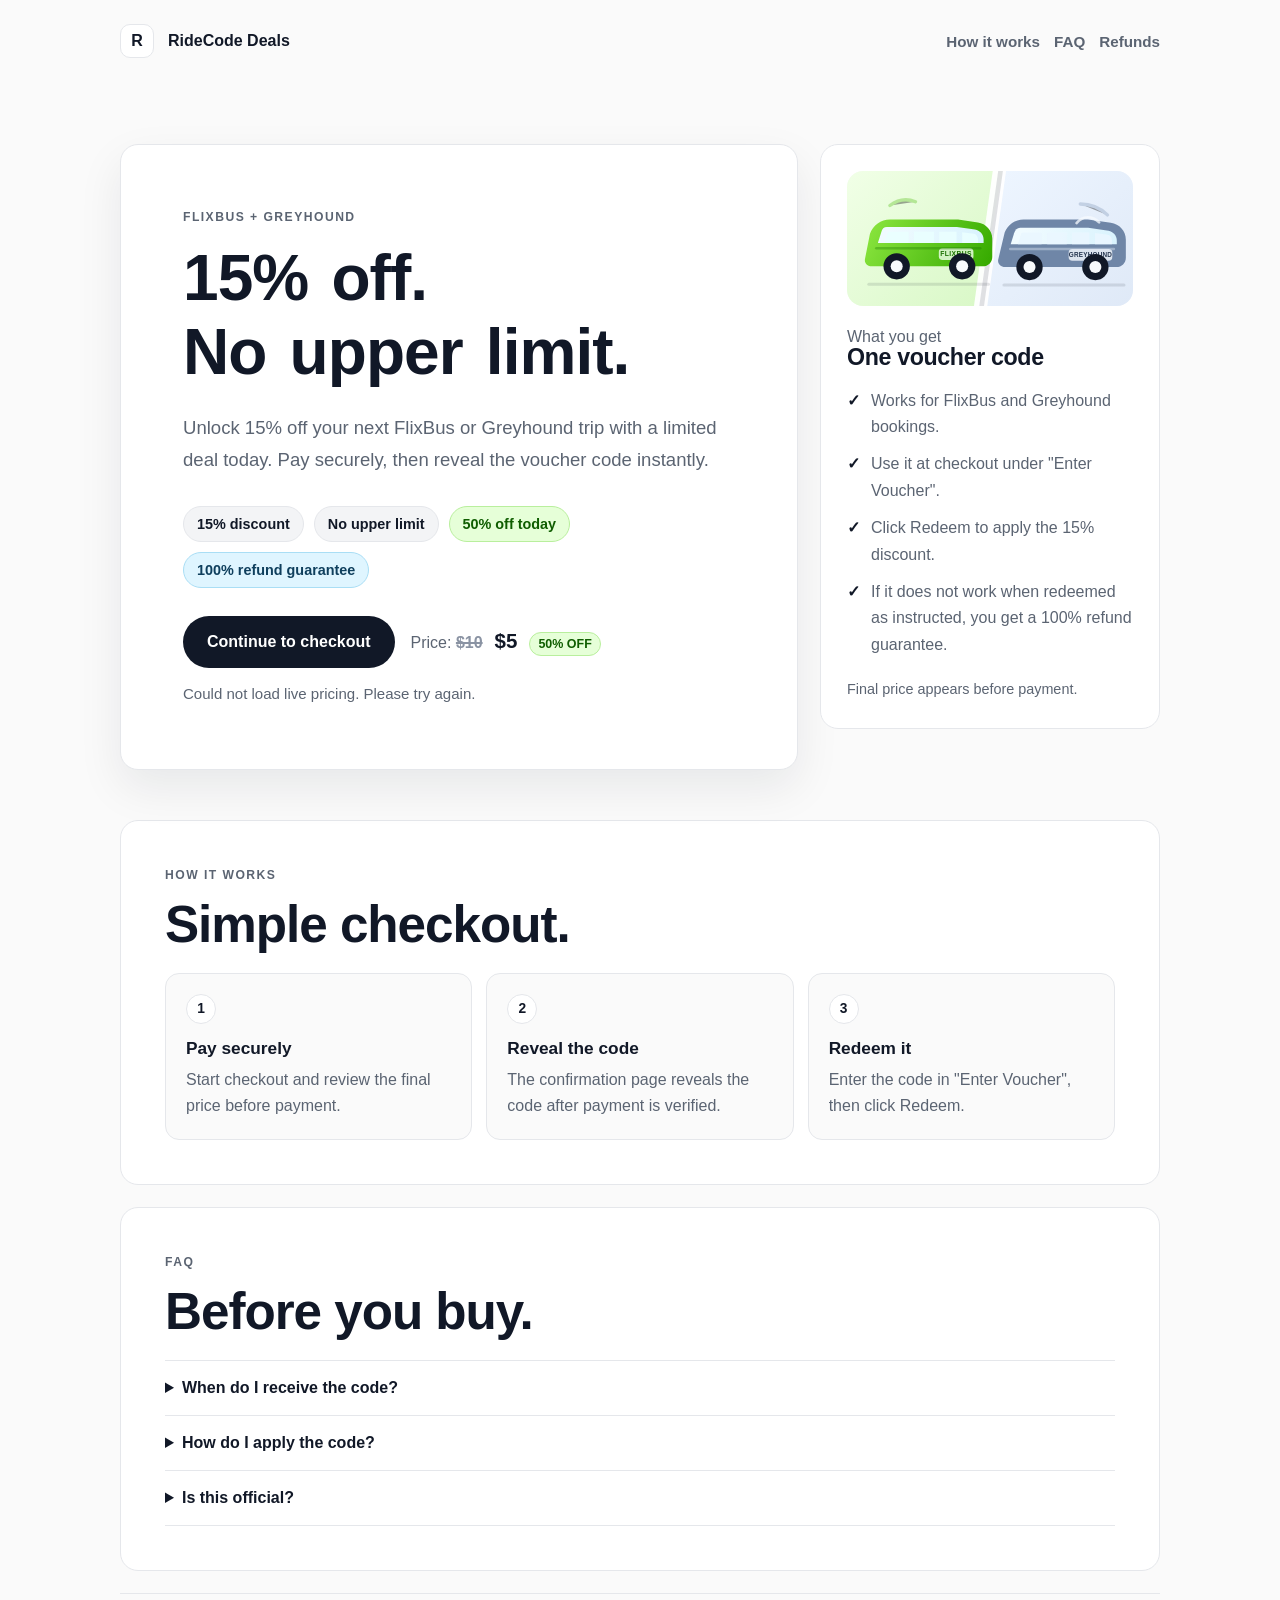
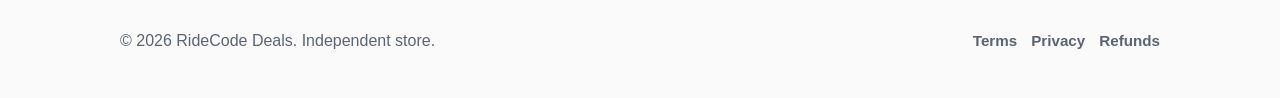
<file: index.html>
<!doctype html>
<html lang="en">
  <head>
    <meta charset="utf-8" />
    <meta name="viewport" content="width=device-width, initial-scale=1" />
    <meta
      name="description"
      content="Order an independent 15% FlixBus and Greyhound voucher code through secure checkout. Special discount today."
    />
    <link rel="canonical" href="https://flixbusdiscount.github.io/" />
    <meta property="og:type" content="website" />
    <meta property="og:site_name" content="RideCode Deals" />
    <meta property="og:title" content="15% Off FlixBus & Greyhound | RideCode Deals" />
    <meta
      property="og:description"
      content="Order an independent 15% FlixBus and Greyhound voucher code through secure checkout. Special discount today."
    />
    <meta property="og:url" content="https://flixbusdiscount.github.io/" />
    <meta name="twitter:card" content="summary" />
    <meta name="twitter:title" content="15% Off FlixBus & Greyhound | RideCode Deals" />
    <meta
      name="twitter:description"
      content="Order an independent 15% FlixBus and Greyhound voucher code through secure checkout. Special discount today."
    />
    <title>RideCode Deals | 15% Off FlixBus & Greyhound</title>
    <link rel="stylesheet" href="styles.css" />
    <script type="application/ld+json">
      {
        "@context": "https://schema.org",
        "@type": "WebSite",
        "name": "RideCode Deals",
        "url": "https://flixbusdiscount.github.io/",
        "description": "Independent checkout for a 15% FlixBus and Greyhound voucher code. Special discount today."
      }
    </script>
  </head>
  <body>
    <header class="site-header">
      <a class="brand" href="index.html" aria-label="RideCode Deals home">
        <span class="brand-mark">R</span>
        <span>RideCode Deals</span>
      </a>
      <nav aria-label="Primary navigation">
        <a href="#how-it-works">How it works</a>
        <a href="#faq">FAQ</a>
        <a href="refunds.html">Refunds</a>
      </nav>
    </header>

    <main>
      <section class="hero-section">
        <div class="hero-copy-block">
          <p class="eyebrow">FlixBus + Greyhound</p>
          <h1>
            <span>15% off.</span>
            <span>No upper limit.</span>
          </h1>
          <p class="hero-copy">
            Unlock 15% off your next FlixBus or Greyhound trip with a limited
            deal today. Pay securely, then reveal the voucher code instantly.
          </p>

          <div class="offer-summary" aria-label="Offer details">
            <span>15% discount</span>
            <span>No upper limit</span>
            <span class="sale-chip">50% off today</span>
            <span class="guarantee-chip">100% refund guarantee</span>
          </div>

          <div class="cta-row">
            <button class="primary-button checkout-button" type="button">
              Continue to checkout
            </button>
            <span class="price-inline">Price: <strong id="price">Loading...</strong></span>
          </div>
          <p class="status-message" role="status"></p>
        </div>

        <aside class="checkout-card" aria-live="polite">
          <img
            class="bus-visual"
            src="bus-illustration.svg"
            alt="Cartoon FlixBus and Greyhound buses separated by a tilted divider"
          />
          <span class="price-label">What you get</span>
          <h2>One voucher code</h2>
          <ul class="check-list">
            <li>Works for FlixBus and Greyhound bookings.</li>
            <li>Use it at checkout under "Enter Voucher".</li>
            <li>Click Redeem to apply the 15% discount.</li>
            <li>If it does not work when redeemed as instructed, you get a 100% refund guarantee.</li>
          </ul>
          <p id="currency-note" class="quiet-note">Final price appears before payment.</p>
        </aside>
      </section>

      <section id="how-it-works" class="section-block">
        <div class="section-heading compact">
          <p class="eyebrow">How it works</p>
          <h2>Simple checkout.</h2>
        </div>
        <div class="details-grid">
          <article>
            <span class="step-number">1</span>
            <h3>Pay securely</h3>
            <p>Start checkout and review the final price before payment.</p>
          </article>
          <article>
            <span class="step-number">2</span>
            <h3>Reveal the code</h3>
            <p>The confirmation page reveals the code after payment is verified.</p>
          </article>
          <article>
            <span class="step-number">3</span>
            <h3>Redeem it</h3>
            <p>Enter the code in "Enter Voucher", then click Redeem.</p>
          </article>
        </div>
      </section>

      <section id="faq" class="section-block faq-block">
        <div class="section-heading compact">
          <p class="eyebrow">FAQ</p>
          <h2>Before you buy.</h2>
        </div>
        <details>
          <summary>When do I receive the code?</summary>
          <p>The code is shown after payment is confirmed.</p>
        </details>
        <details>
          <summary>How do I apply the code?</summary>
          <p>During checkout, open "Enter Voucher", paste the code, and click Redeem.</p>
        </details>
        <details>
          <summary>Is this official?</summary>
          <p>
            No. This is an independent store and is not affiliated with,
            endorsed by, or sponsored by FlixBus or Greyhound.
          </p>
        </details>
      </section>
    </main>

    <footer class="site-footer">
      <p>© <span id="year"></span> RideCode Deals. Independent store.</p>
      <div>
        <a href="terms.html">Terms</a>
        <a href="privacy.html">Privacy</a>
        <a href="refunds.html">Refunds</a>
      </div>
    </footer>

    <script src="config.js"></script>
    <script src="app.js"></script>
  </body>
</html>
</file>
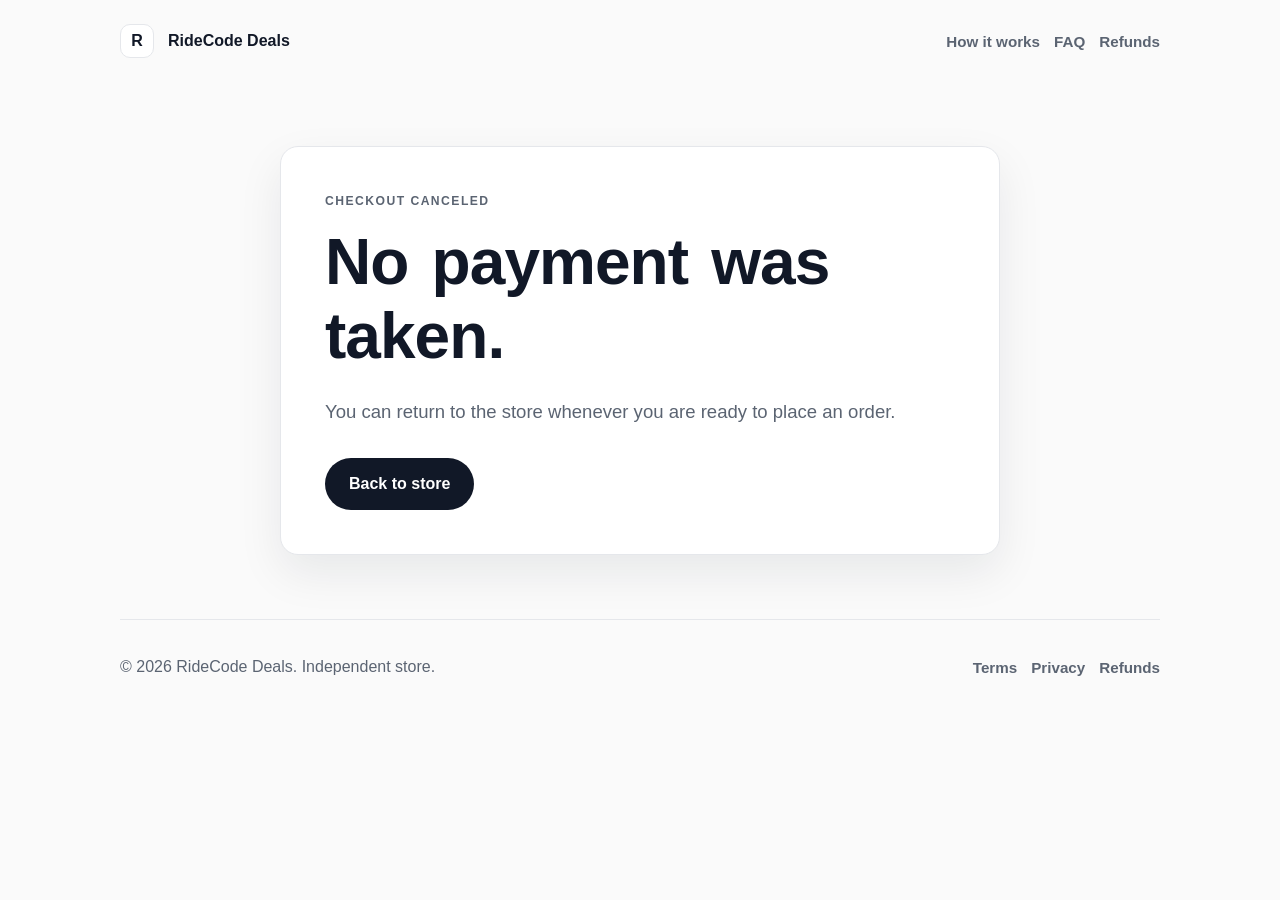
<file: cancel.html>
<!doctype html>
<html lang="en">
  <head>
    <meta charset="utf-8" />
    <meta name="viewport" content="width=device-width, initial-scale=1" />
    <meta name="robots" content="noindex" />
    <title>Checkout Canceled | RideCode Deals</title>
    <link rel="stylesheet" href="styles.css" />
  </head>
  <body>
    <header class="site-header">
      <a class="brand" href="index.html" aria-label="RideCode Deals home">
        <span class="brand-mark">R</span>
        <span>RideCode Deals</span>
      </a>
      <nav aria-label="Primary navigation">
        <a href="index.html#how-it-works">How it works</a>
        <a href="index.html#faq">FAQ</a>
        <a href="refunds.html">Refunds</a>
      </nav>
    </header>

    <main class="page-shell narrow">
      <section class="hero-card">
        <p class="eyebrow">Checkout canceled</p>
        <h1>No payment was taken.</h1>
        <p class="hero-copy">
          You can return to the store whenever you are ready to place an order.
        </p>
        <a class="primary-button link-button" href="index.html">Back to store</a>
      </section>
    </main>

    <footer class="site-footer">
      <p>© <span id="year"></span> RideCode Deals. Independent store.</p>
      <div>
        <a href="terms.html">Terms</a>
        <a href="privacy.html">Privacy</a>
        <a href="refunds.html">Refunds</a>
      </div>
    </footer>
    <script src="app.js"></script>
  </body>
</html>
</file>
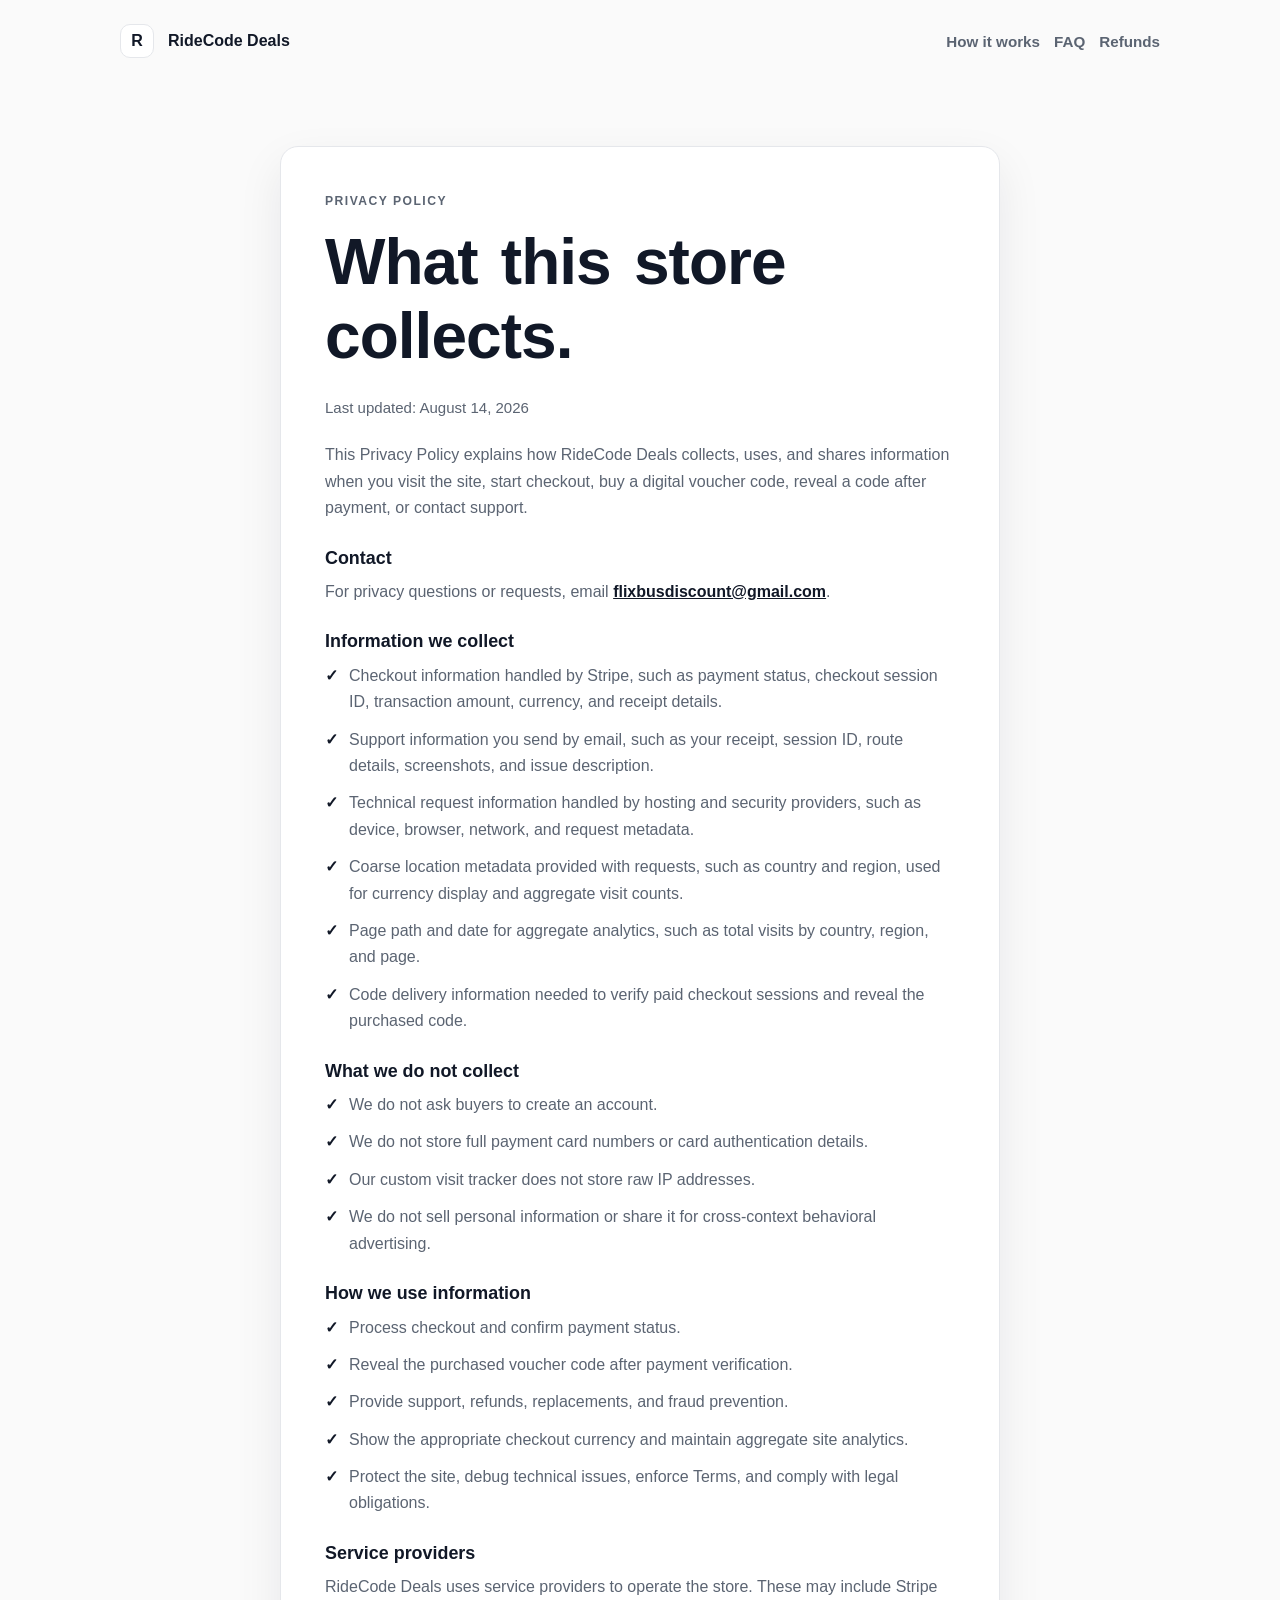
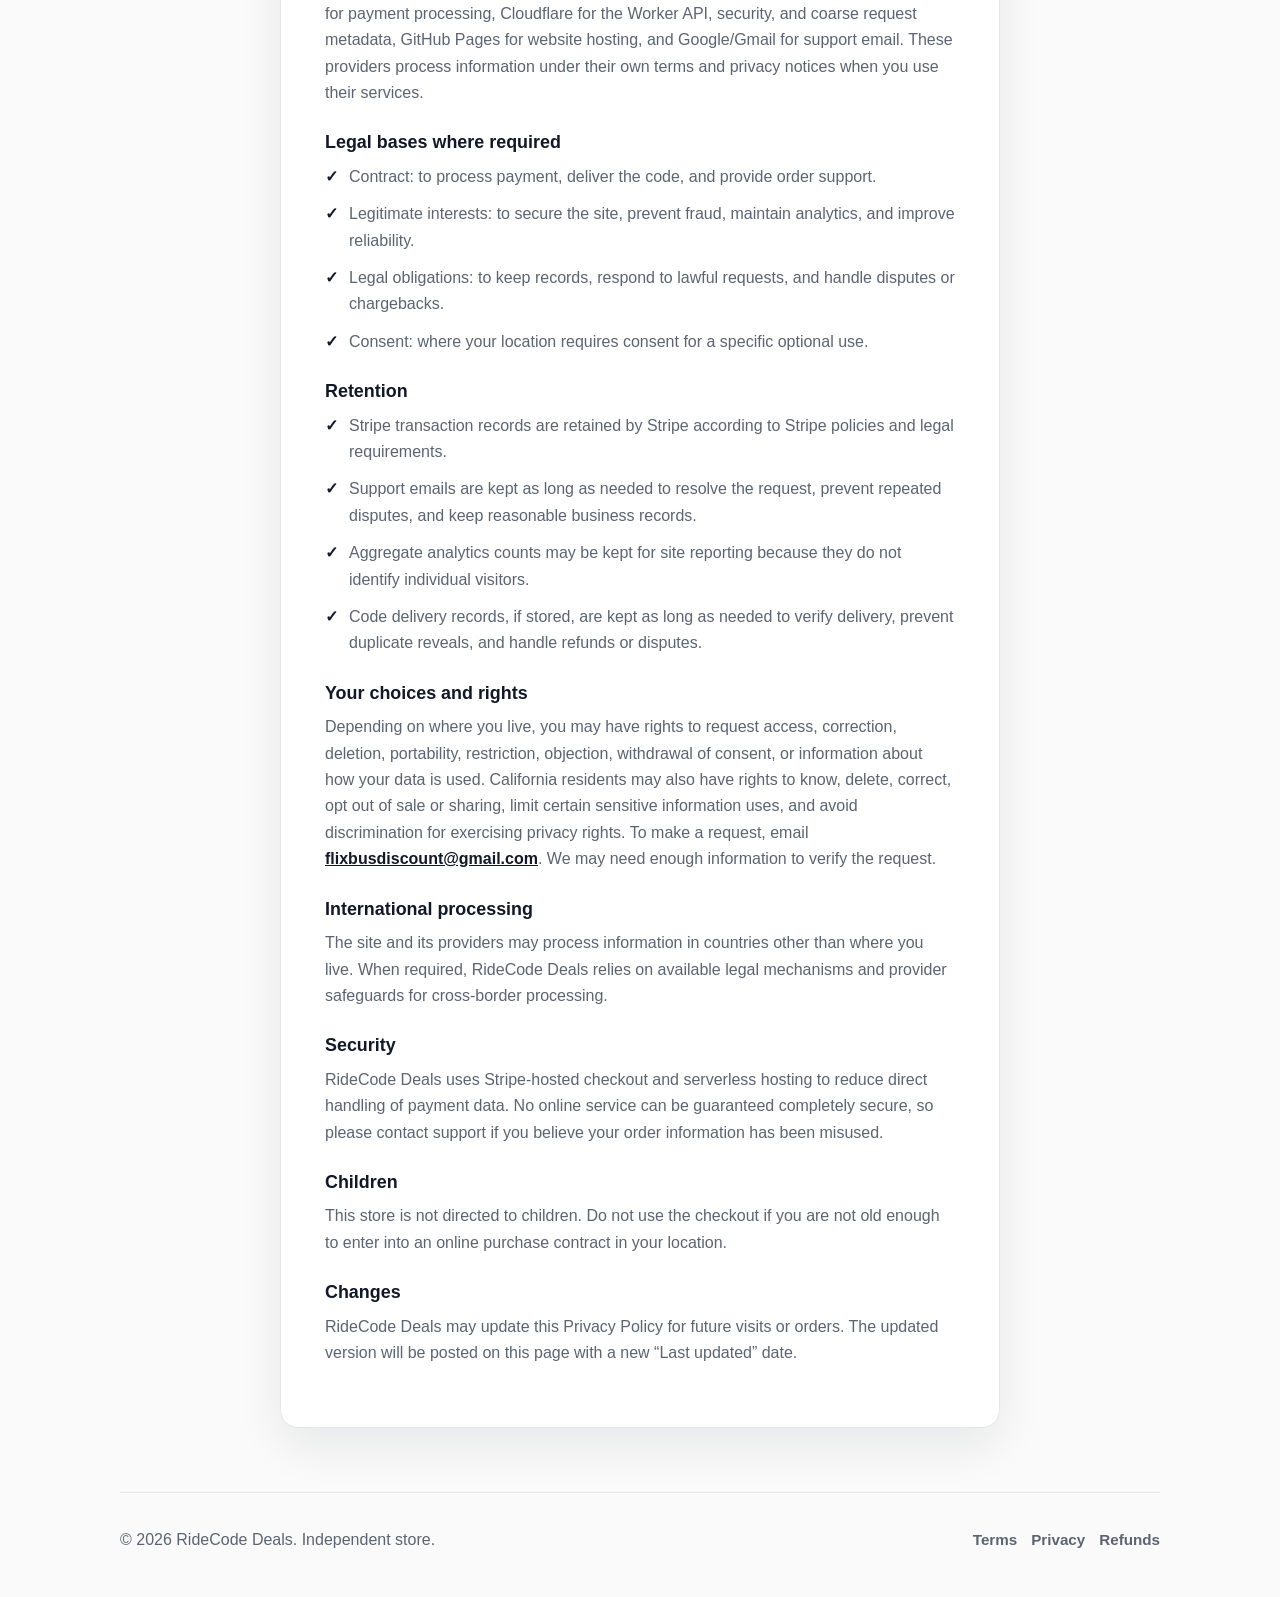
<file: privacy.html>
<!doctype html>
<html lang="en">
  <head>
    <meta charset="utf-8" />
    <meta name="viewport" content="width=device-width, initial-scale=1" />
    <meta
      name="description"
      content="Privacy policy for RideCode Deals digital voucher code checkout and aggregate site analytics."
    />
    <link rel="canonical" href="https://flixbusdiscount.github.io/privacy.html" />
    <title>Privacy Policy | RideCode Deals</title>
    <link rel="stylesheet" href="styles.css" />
  </head>
  <body>
    <header class="site-header">
      <a class="brand" href="index.html" aria-label="RideCode Deals home">
        <span class="brand-mark">R</span>
        <span>RideCode Deals</span>
      </a>
      <nav aria-label="Primary navigation">
        <a href="index.html#how-it-works">How it works</a>
        <a href="index.html#faq">FAQ</a>
        <a href="refunds.html">Refunds</a>
      </nav>
    </header>

    <main class="page-shell narrow">
      <section class="policy-card">
        <p class="eyebrow">Privacy policy</p>
        <h1>What this store collects.</h1>
        <p class="policy-date">Last updated: August 14, 2026</p>
        <p>
          This Privacy Policy explains how RideCode Deals collects, uses, and
          shares information when you visit the site, start checkout, buy a
          digital voucher code, reveal a code after payment, or contact support.
        </p>

        <h2>Contact</h2>
        <p>
          For privacy questions or requests, email
          <a href="mailto:flixbusdiscount@gmail.com">flixbusdiscount@gmail.com</a>.
        </p>

        <h2>Information we collect</h2>
        <ul class="policy-list">
          <li>Checkout information handled by Stripe, such as payment status, checkout session ID, transaction amount, currency, and receipt details.</li>
          <li>Support information you send by email, such as your receipt, session ID, route details, screenshots, and issue description.</li>
          <li>Technical request information handled by hosting and security providers, such as device, browser, network, and request metadata.</li>
          <li>Coarse location metadata provided with requests, such as country and region, used for currency display and aggregate visit counts.</li>
          <li>Page path and date for aggregate analytics, such as total visits by country, region, and page.</li>
          <li>Code delivery information needed to verify paid checkout sessions and reveal the purchased code.</li>
        </ul>

        <h2>What we do not collect</h2>
        <ul class="policy-list">
          <li>We do not ask buyers to create an account.</li>
          <li>We do not store full payment card numbers or card authentication details.</li>
          <li>Our custom visit tracker does not store raw IP addresses.</li>
          <li>We do not sell personal information or share it for cross-context behavioral advertising.</li>
        </ul>

        <h2>How we use information</h2>
        <ul class="policy-list">
          <li>Process checkout and confirm payment status.</li>
          <li>Reveal the purchased voucher code after payment verification.</li>
          <li>Provide support, refunds, replacements, and fraud prevention.</li>
          <li>Show the appropriate checkout currency and maintain aggregate site analytics.</li>
          <li>Protect the site, debug technical issues, enforce Terms, and comply with legal obligations.</li>
        </ul>

        <h2>Service providers</h2>
        <p>
          RideCode Deals uses service providers to operate the store. These may
          include Stripe for payment processing, Cloudflare for the Worker API,
          security, and coarse request metadata, GitHub Pages for website
          hosting, and Google/Gmail for support email. These providers process
          information under their own terms and privacy notices when you use
          their services.
        </p>

        <h2>Legal bases where required</h2>
        <ul class="policy-list">
          <li>Contract: to process payment, deliver the code, and provide order support.</li>
          <li>Legitimate interests: to secure the site, prevent fraud, maintain analytics, and improve reliability.</li>
          <li>Legal obligations: to keep records, respond to lawful requests, and handle disputes or chargebacks.</li>
          <li>Consent: where your location requires consent for a specific optional use.</li>
        </ul>

        <h2>Retention</h2>
        <ul class="policy-list">
          <li>Stripe transaction records are retained by Stripe according to Stripe policies and legal requirements.</li>
          <li>Support emails are kept as long as needed to resolve the request, prevent repeated disputes, and keep reasonable business records.</li>
          <li>Aggregate analytics counts may be kept for site reporting because they do not identify individual visitors.</li>
          <li>Code delivery records, if stored, are kept as long as needed to verify delivery, prevent duplicate reveals, and handle refunds or disputes.</li>
        </ul>

        <h2>Your choices and rights</h2>
        <p>
          Depending on where you live, you may have rights to request access,
          correction, deletion, portability, restriction, objection, withdrawal
          of consent, or information about how your data is used. California
          residents may also have rights to know, delete, correct, opt out of
          sale or sharing, limit certain sensitive information uses, and avoid
          discrimination for exercising privacy rights. To make a request, email
          <a href="mailto:flixbusdiscount@gmail.com">flixbusdiscount@gmail.com</a>.
          We may need enough information to verify the request.
        </p>

        <h2>International processing</h2>
        <p>
          The site and its providers may process information in countries other
          than where you live. When required, RideCode Deals relies on available
          legal mechanisms and provider safeguards for cross-border processing.
        </p>

        <h2>Security</h2>
        <p>
          RideCode Deals uses Stripe-hosted checkout and serverless hosting to
          reduce direct handling of payment data. No online service can be
          guaranteed completely secure, so please contact support if you believe
          your order information has been misused.
        </p>

        <h2>Children</h2>
        <p>
          This store is not directed to children. Do not use the checkout if you
          are not old enough to enter into an online purchase contract in your
          location.
        </p>

        <h2>Changes</h2>
        <p>
          RideCode Deals may update this Privacy Policy for future visits or
          orders. The updated version will be posted on this page with a new
          “Last updated” date.
        </p>
      </section>
    </main>

    <footer class="site-footer">
      <p>© <span id="year"></span> RideCode Deals. Independent store.</p>
      <div>
        <a href="terms.html">Terms</a>
        <a href="privacy.html">Privacy</a>
        <a href="refunds.html">Refunds</a>
      </div>
    </footer>
    <script src="app.js"></script>
  </body>
</html>
</file>
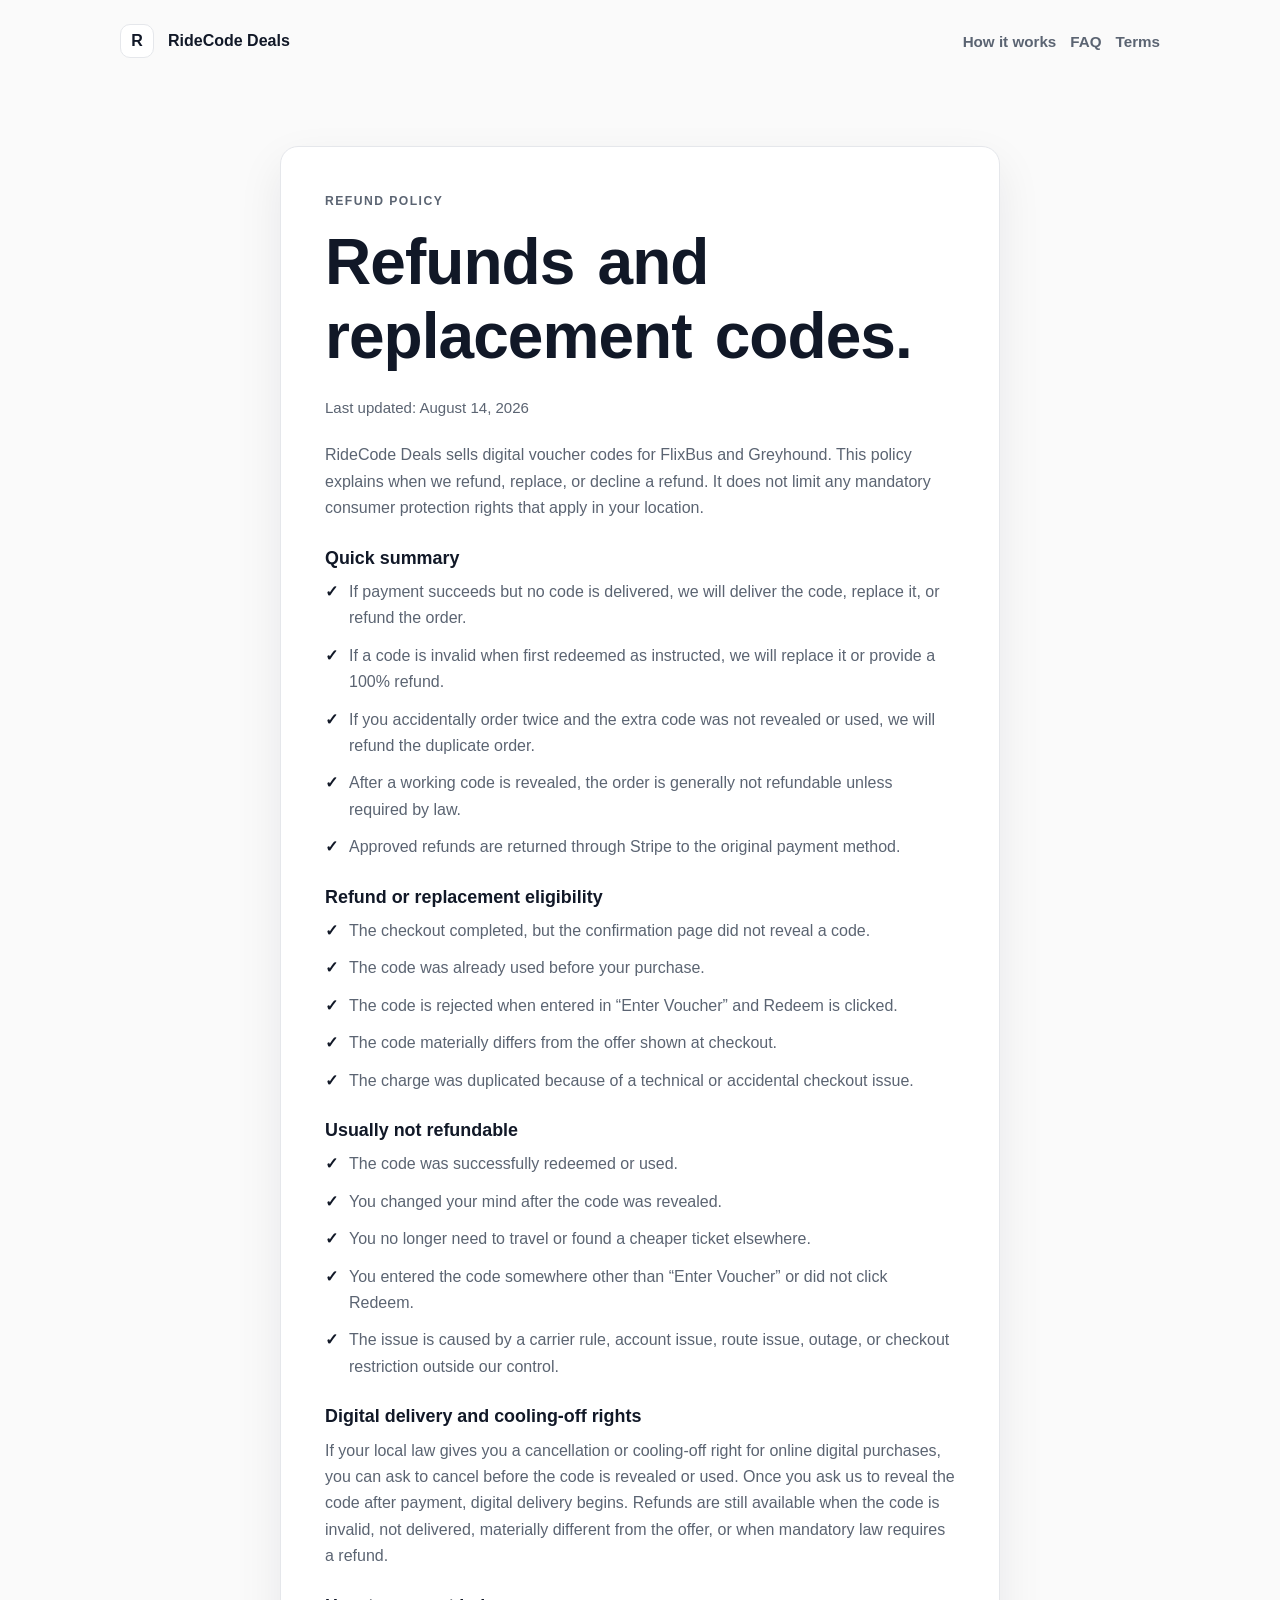
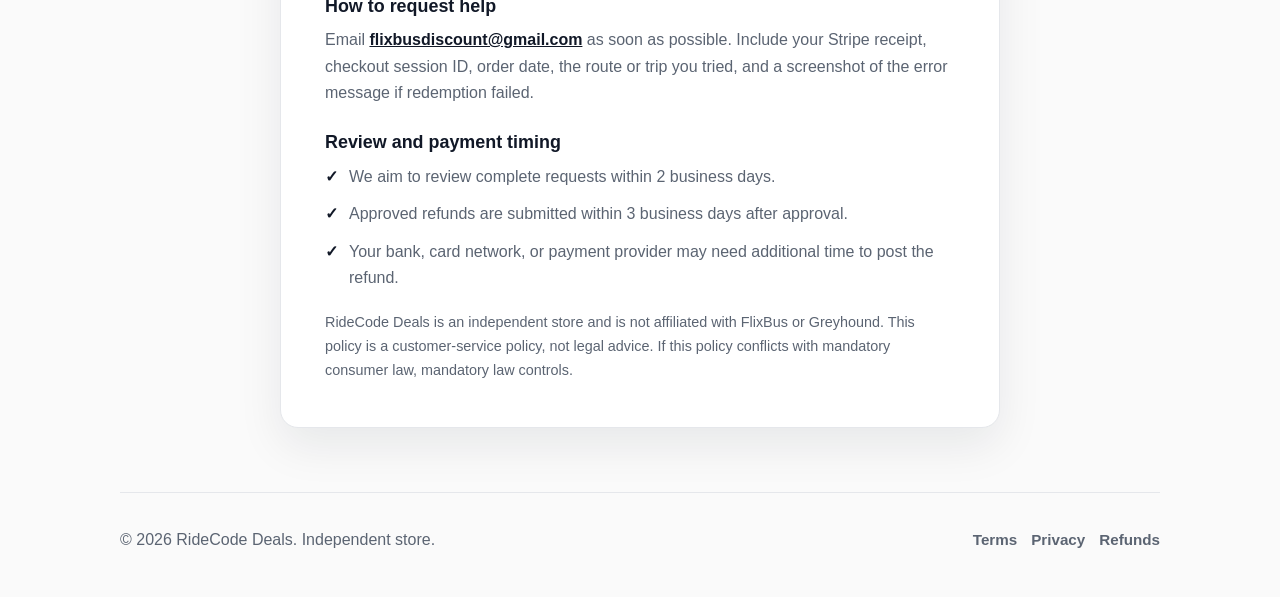
<file: refunds.html>
<!doctype html>
<html lang="en">
  <head>
    <meta charset="utf-8" />
    <meta name="viewport" content="width=device-width, initial-scale=1" />
    <meta
      name="description"
      content="Refund and replacement policy for RideCode Deals digital voucher code orders."
    />
    <link rel="canonical" href="https://flixbusdiscount.github.io/refunds.html" />
    <title>Refund Policy | RideCode Deals</title>
    <link rel="stylesheet" href="styles.css" />
  </head>
  <body>
    <header class="site-header">
      <a class="brand" href="index.html" aria-label="RideCode Deals home">
        <span class="brand-mark">R</span>
        <span>RideCode Deals</span>
      </a>
      <nav aria-label="Primary navigation">
        <a href="index.html#how-it-works">How it works</a>
        <a href="index.html#faq">FAQ</a>
        <a href="terms.html">Terms</a>
      </nav>
    </header>

    <main class="page-shell narrow">
      <section class="policy-card">
        <p class="eyebrow">Refund policy</p>
        <h1>Refunds and replacement codes.</h1>
        <p class="policy-date">Last updated: August 14, 2026</p>
        <p>
          RideCode Deals sells digital voucher codes for FlixBus and Greyhound.
          This policy explains when we refund, replace, or decline a refund. It
          does not limit any mandatory consumer protection rights that apply in
          your location.
        </p>

        <h2>Quick summary</h2>
        <ul class="policy-list">
          <li>If payment succeeds but no code is delivered, we will deliver the code, replace it, or refund the order.</li>
          <li>If a code is invalid when first redeemed as instructed, we will replace it or provide a 100% refund.</li>
          <li>If you accidentally order twice and the extra code was not revealed or used, we will refund the duplicate order.</li>
          <li>After a working code is revealed, the order is generally not refundable unless required by law.</li>
          <li>Approved refunds are returned through Stripe to the original payment method.</li>
        </ul>

        <h2>Refund or replacement eligibility</h2>
        <ul class="policy-list">
          <li>The checkout completed, but the confirmation page did not reveal a code.</li>
          <li>The code was already used before your purchase.</li>
          <li>The code is rejected when entered in “Enter Voucher” and Redeem is clicked.</li>
          <li>The code materially differs from the offer shown at checkout.</li>
          <li>The charge was duplicated because of a technical or accidental checkout issue.</li>
        </ul>

        <h2>Usually not refundable</h2>
        <ul class="policy-list">
          <li>The code was successfully redeemed or used.</li>
          <li>You changed your mind after the code was revealed.</li>
          <li>You no longer need to travel or found a cheaper ticket elsewhere.</li>
          <li>You entered the code somewhere other than “Enter Voucher” or did not click Redeem.</li>
          <li>The issue is caused by a carrier rule, account issue, route issue, outage, or checkout restriction outside our control.</li>
        </ul>

        <h2>Digital delivery and cooling-off rights</h2>
        <p>
          If your local law gives you a cancellation or cooling-off right for
          online digital purchases, you can ask to cancel before the code is
          revealed or used. Once you ask us to reveal the code after payment,
          digital delivery begins. Refunds are still available when the code is
          invalid, not delivered, materially different from the offer, or when
          mandatory law requires a refund.
        </p>

        <h2>How to request help</h2>
        <p>
          Email <a href="mailto:flixbusdiscount@gmail.com">flixbusdiscount@gmail.com</a>
          as soon as possible. Include your Stripe receipt, checkout session ID,
          order date, the route or trip you tried, and a screenshot of the error
          message if redemption failed.
        </p>

        <h2>Review and payment timing</h2>
        <ul class="policy-list">
          <li>We aim to review complete requests within 2 business days.</li>
          <li>Approved refunds are submitted within 3 business days after approval.</li>
          <li>Your bank, card network, or payment provider may need additional time to post the refund.</li>
        </ul>

        <p class="quiet-note">
          RideCode Deals is an independent store and is not affiliated with
          FlixBus or Greyhound. This policy is a customer-service policy, not
          legal advice. If this policy conflicts with mandatory consumer law,
          mandatory law controls.
        </p>
      </section>
    </main>

    <footer class="site-footer">
      <p>© <span id="year"></span> RideCode Deals. Independent store.</p>
      <div>
        <a href="terms.html">Terms</a>
        <a href="privacy.html">Privacy</a>
        <a href="refunds.html">Refunds</a>
      </div>
    </footer>
    <script src="app.js"></script>
  </body>
</html>
</file>
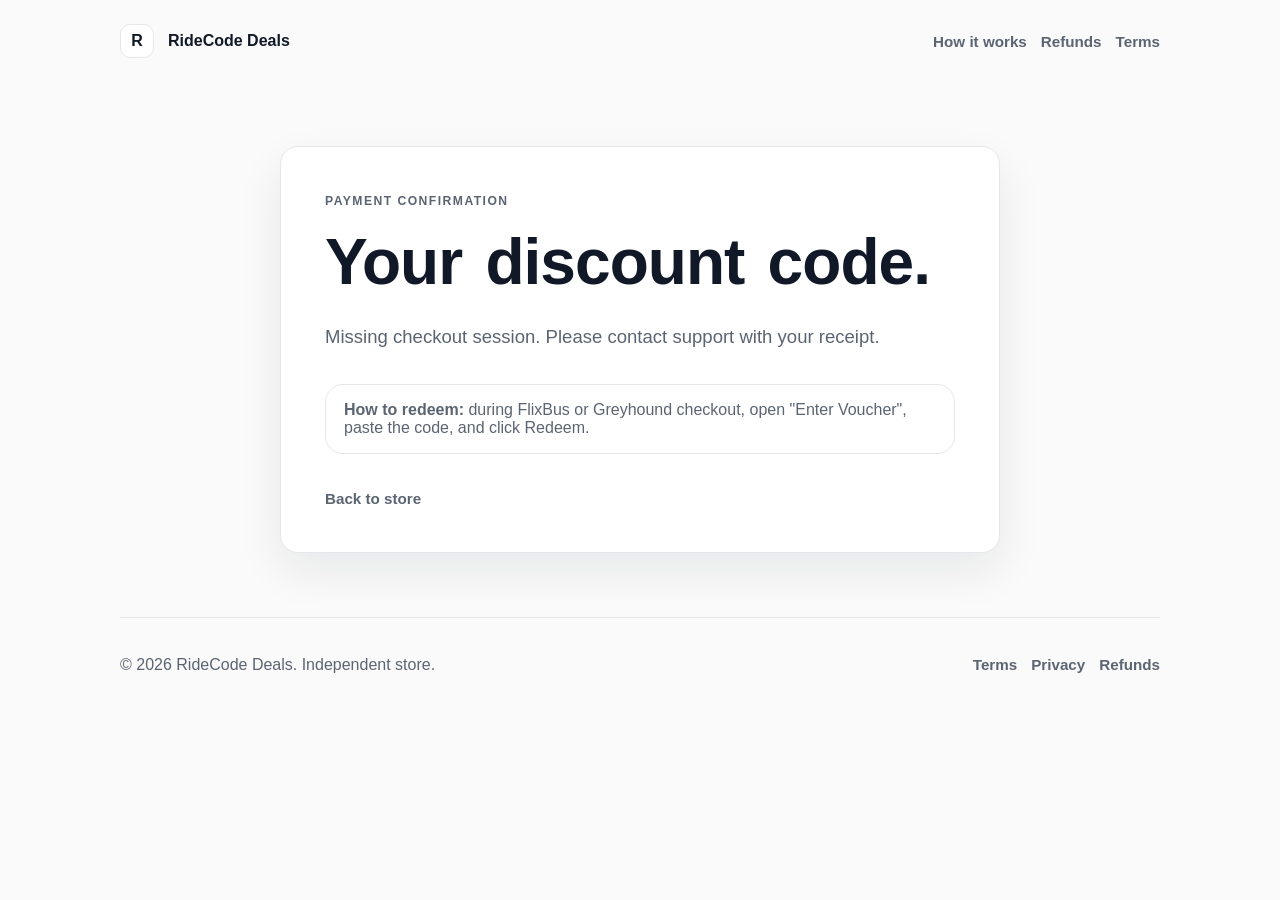
<file: success.html>
<!doctype html>
<html lang="en">
  <head>
    <meta charset="utf-8" />
    <meta name="viewport" content="width=device-width, initial-scale=1" />
    <meta name="robots" content="noindex" />
    <title>Your Discount Code | RideCode Deals</title>
    <link rel="stylesheet" href="styles.css" />
  </head>
  <body>
    <header class="site-header">
      <a class="brand" href="index.html" aria-label="RideCode Deals home">
        <span class="brand-mark">R</span>
        <span>RideCode Deals</span>
      </a>
      <nav aria-label="Primary navigation">
        <a href="index.html#how-it-works">How it works</a>
        <a href="refunds.html">Refunds</a>
        <a href="terms.html">Terms</a>
      </nav>
    </header>

    <main class="page-shell narrow">
      <section class="hero-card">
        <p class="eyebrow">Payment confirmation</p>
        <h1>Your discount code.</h1>
        <p id="redeem-status" class="hero-copy">Verifying your order...</p>

        <div id="code-panel" class="code-panel hidden">
          <span class="price-label">Copy this 15% off code</span>
          <code id="discount-code"></code>
          <button id="copy-button" class="secondary-button" type="button">
            Copy code
          </button>
        </div>

        <div class="notice-card redeem-note">
          <strong>How to redeem:</strong> during FlixBus or Greyhound checkout,
          open "Enter Voucher", paste the code, and click Redeem.
        </div>

        <p id="session-note" class="status-message"></p>
        <a class="secondary-link" href="index.html">Back to store</a>
      </section>
    </main>

    <footer class="site-footer">
      <p>© <span id="year"></span> RideCode Deals. Independent store.</p>
      <div>
        <a href="terms.html">Terms</a>
        <a href="privacy.html">Privacy</a>
        <a href="refunds.html">Refunds</a>
      </div>
    </footer>

    <script src="config.js"></script>
    <script src="success.js"></script>
  </body>
</html>
</file>
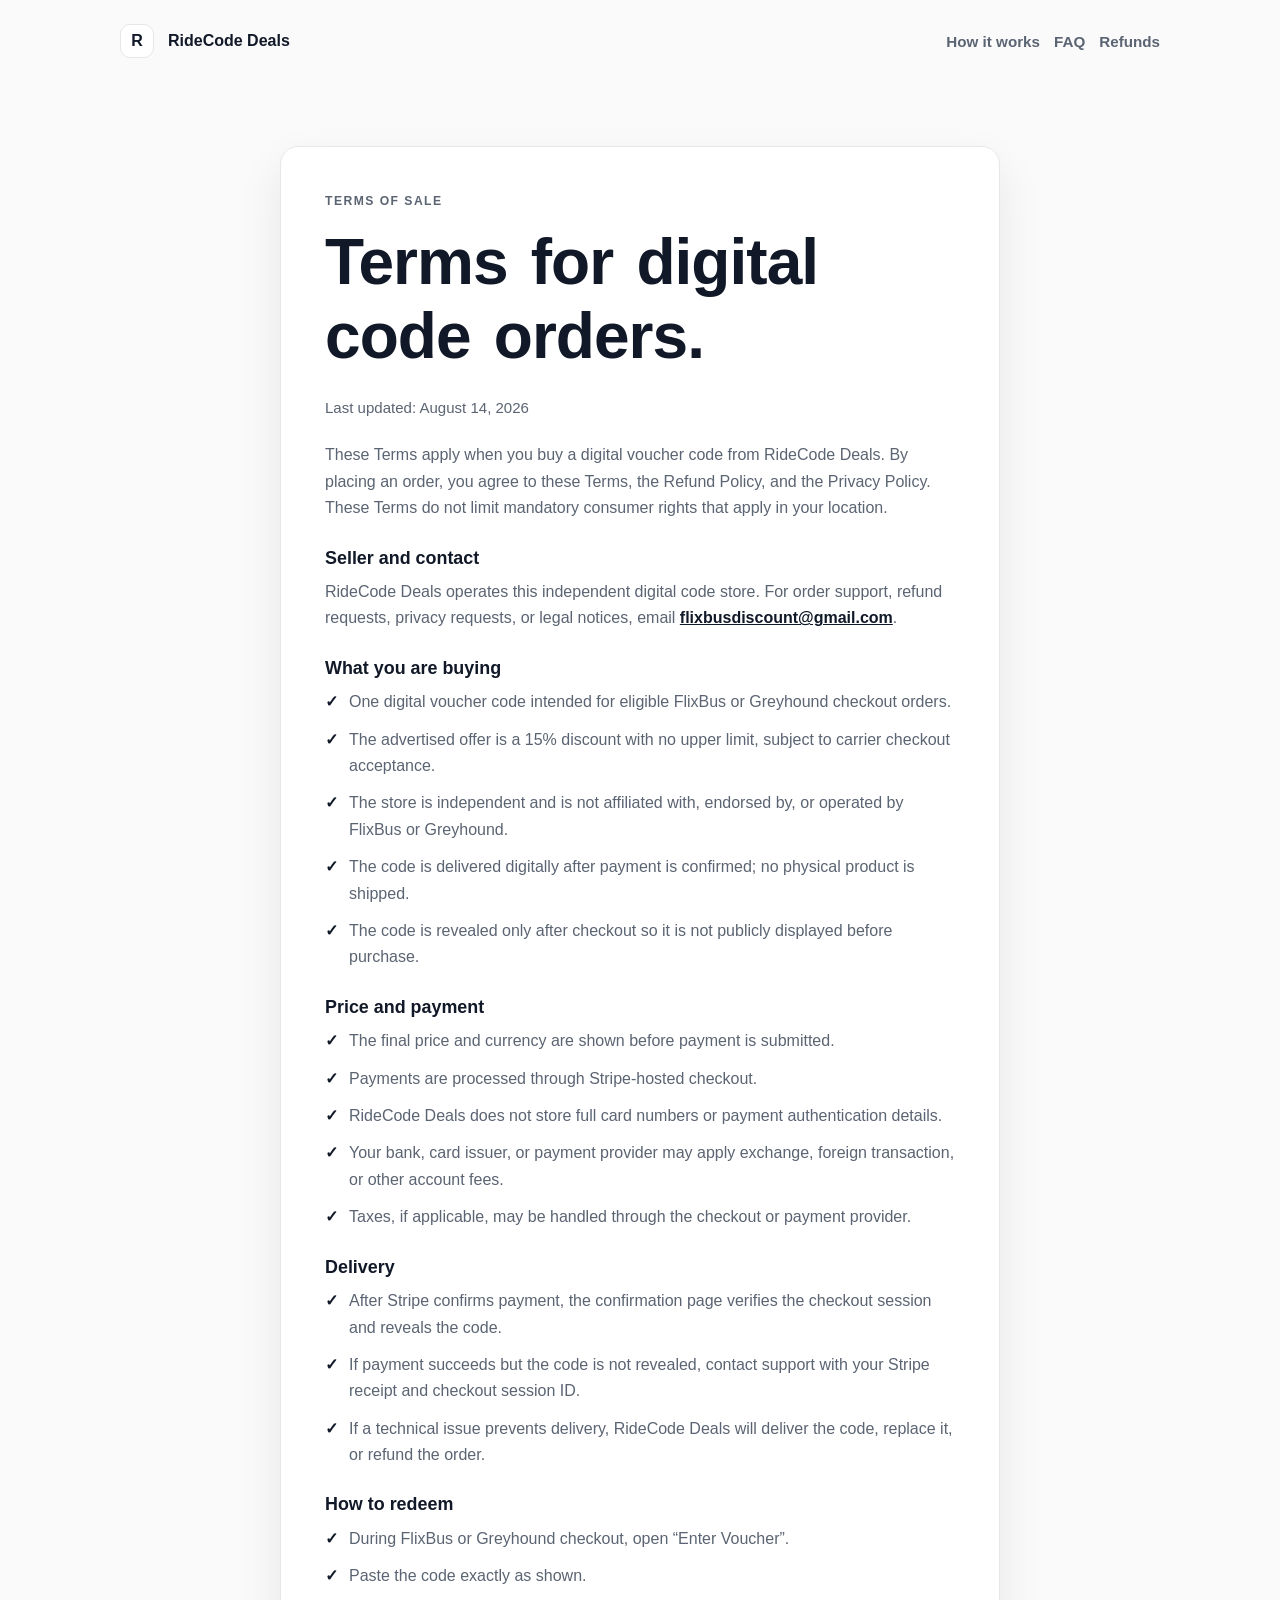
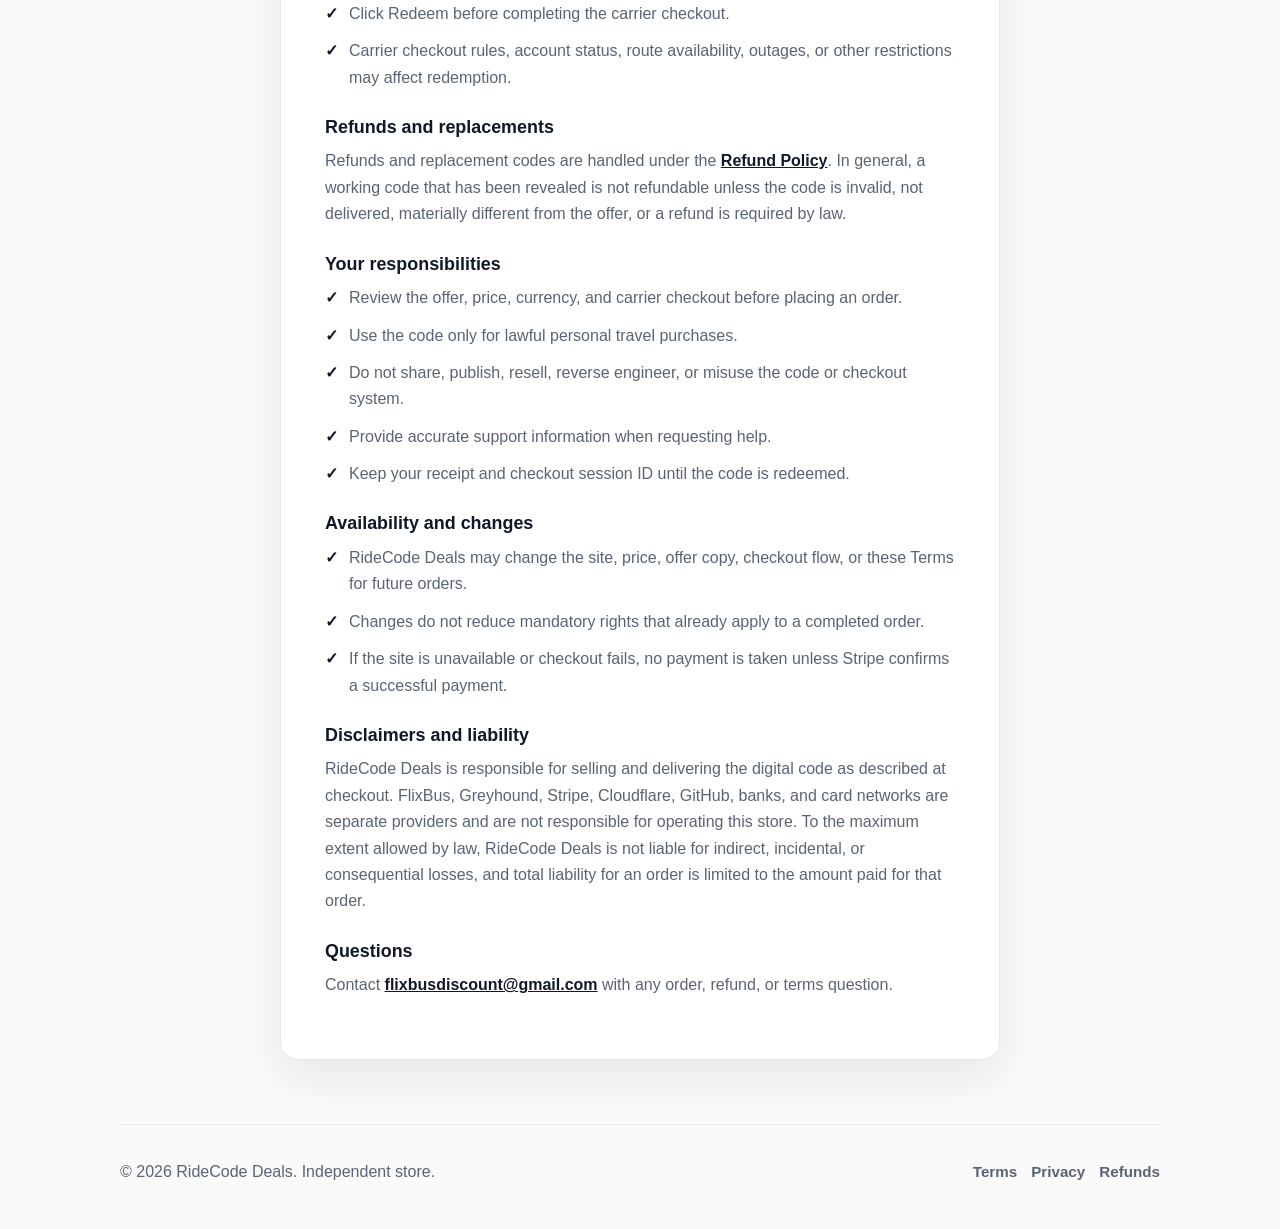
<file: terms.html>
<!doctype html>
<html lang="en">
  <head>
    <meta charset="utf-8" />
    <meta name="viewport" content="width=device-width, initial-scale=1" />
    <meta
      name="description"
      content="Terms for ordering a digital FlixBus and Greyhound voucher code from RideCode Deals."
    />
    <link rel="canonical" href="https://flixbusdiscount.github.io/terms.html" />
    <title>Terms of Sale | RideCode Deals</title>
    <link rel="stylesheet" href="styles.css" />
  </head>
  <body>
    <header class="site-header">
      <a class="brand" href="index.html" aria-label="RideCode Deals home">
        <span class="brand-mark">R</span>
        <span>RideCode Deals</span>
      </a>
      <nav aria-label="Primary navigation">
        <a href="index.html#how-it-works">How it works</a>
        <a href="index.html#faq">FAQ</a>
        <a href="refunds.html">Refunds</a>
      </nav>
    </header>

    <main class="page-shell narrow">
      <section class="policy-card">
        <p class="eyebrow">Terms of sale</p>
        <h1>Terms for digital code orders.</h1>
        <p class="policy-date">Last updated: August 14, 2026</p>
        <p>
          These Terms apply when you buy a digital voucher code from RideCode
          Deals. By placing an order, you agree to these Terms, the Refund
          Policy, and the Privacy Policy. These Terms do not limit mandatory
          consumer rights that apply in your location.
        </p>

        <h2>Seller and contact</h2>
        <p>
          RideCode Deals operates this independent digital code store. For order
          support, refund requests, privacy requests, or legal notices, email
          <a href="mailto:flixbusdiscount@gmail.com">flixbusdiscount@gmail.com</a>.
        </p>

        <h2>What you are buying</h2>
        <ul class="policy-list">
          <li>One digital voucher code intended for eligible FlixBus or Greyhound checkout orders.</li>
          <li>The advertised offer is a 15% discount with no upper limit, subject to carrier checkout acceptance.</li>
          <li>The store is independent and is not affiliated with, endorsed by, or operated by FlixBus or Greyhound.</li>
          <li>The code is delivered digitally after payment is confirmed; no physical product is shipped.</li>
          <li>The code is revealed only after checkout so it is not publicly displayed before purchase.</li>
        </ul>

        <h2>Price and payment</h2>
        <ul class="policy-list">
          <li>The final price and currency are shown before payment is submitted.</li>
          <li>Payments are processed through Stripe-hosted checkout.</li>
          <li>RideCode Deals does not store full card numbers or payment authentication details.</li>
          <li>Your bank, card issuer, or payment provider may apply exchange, foreign transaction, or other account fees.</li>
          <li>Taxes, if applicable, may be handled through the checkout or payment provider.</li>
        </ul>

        <h2>Delivery</h2>
        <ul class="policy-list">
          <li>After Stripe confirms payment, the confirmation page verifies the checkout session and reveals the code.</li>
          <li>If payment succeeds but the code is not revealed, contact support with your Stripe receipt and checkout session ID.</li>
          <li>If a technical issue prevents delivery, RideCode Deals will deliver the code, replace it, or refund the order.</li>
        </ul>

        <h2>How to redeem</h2>
        <ul class="policy-list">
          <li>During FlixBus or Greyhound checkout, open “Enter Voucher”.</li>
          <li>Paste the code exactly as shown.</li>
          <li>Click Redeem before completing the carrier checkout.</li>
          <li>Carrier checkout rules, account status, route availability, outages, or other restrictions may affect redemption.</li>
        </ul>

        <h2>Refunds and replacements</h2>
        <p>
          Refunds and replacement codes are handled under the
          <a href="refunds.html">Refund Policy</a>. In general, a working code
          that has been revealed is not refundable unless the code is invalid,
          not delivered, materially different from the offer, or a refund is
          required by law.
        </p>

        <h2>Your responsibilities</h2>
        <ul class="policy-list">
          <li>Review the offer, price, currency, and carrier checkout before placing an order.</li>
          <li>Use the code only for lawful personal travel purchases.</li>
          <li>Do not share, publish, resell, reverse engineer, or misuse the code or checkout system.</li>
          <li>Provide accurate support information when requesting help.</li>
          <li>Keep your receipt and checkout session ID until the code is redeemed.</li>
        </ul>

        <h2>Availability and changes</h2>
        <ul class="policy-list">
          <li>RideCode Deals may change the site, price, offer copy, checkout flow, or these Terms for future orders.</li>
          <li>Changes do not reduce mandatory rights that already apply to a completed order.</li>
          <li>If the site is unavailable or checkout fails, no payment is taken unless Stripe confirms a successful payment.</li>
        </ul>

        <h2>Disclaimers and liability</h2>
        <p>
          RideCode Deals is responsible for selling and delivering the digital
          code as described at checkout. FlixBus, Greyhound, Stripe, Cloudflare,
          GitHub, banks, and card networks are separate providers and are not
          responsible for operating this store. To the maximum extent allowed by
          law, RideCode Deals is not liable for indirect, incidental, or
          consequential losses, and total liability for an order is limited to
          the amount paid for that order.
        </p>

        <h2>Questions</h2>
        <p>
          Contact <a href="mailto:flixbusdiscount@gmail.com">flixbusdiscount@gmail.com</a>
          with any order, refund, or terms question.
        </p>
      </section>
    </main>

    <footer class="site-footer">
      <p>© <span id="year"></span> RideCode Deals. Independent store.</p>
      <div>
        <a href="terms.html">Terms</a>
        <a href="privacy.html">Privacy</a>
        <a href="refunds.html">Refunds</a>
      </div>
    </footer>
    <script src="app.js"></script>
  </body>
</html>
</file>
<file: styles.css>
:root {
  color-scheme: light;
  --bg: #fafafa;
  --surface: #ffffff;
  --ink: #111827;
  --muted: #5b6472;
  --line: #e5e7eb;
  --accent: #111827;
  --accent-hover: #2b3443;
  --soft: #f3f4f6;
  --radius: 18px;
  --shadow: 0 18px 45px rgba(17, 24, 39, 0.08);
}

* {
  box-sizing: border-box;
}

html {
  scroll-behavior: smooth;
}

body {
  margin: 0;
  min-height: 100vh;
  font-family:
    -apple-system, BlinkMacSystemFont, "Segoe UI", Roboto, Helvetica, Arial,
    sans-serif;
  color: var(--ink);
  background: var(--bg);
}

a {
  color: inherit;
}

p,
li {
  color: var(--muted);
  line-height: 1.65;
}

h1,
h2,
h3,
p {
  margin-top: 0;
}

h1 {
  max-width: 720px;
  margin-bottom: 22px;
  font-size: clamp(2.2rem, 5.2vw, 4rem);
  font-weight: 750;
  line-height: 1.16;
  letter-spacing: -0.015em;
  word-spacing: 0.1em;
}

h1 span {
  display: block;
}

h2 {
  margin-bottom: 12px;
  font-size: clamp(1.8rem, 4vw, 3.2rem);
  font-weight: 720;
  line-height: 1;
  letter-spacing: -0.02em;
}

h3 {
  margin-bottom: 8px;
  font-size: 1.08rem;
}

.site-header,
.site-footer,
main,
.page-shell {
  width: min(1040px, calc(100% - 32px));
  margin: 0 auto;
}

.site-header,
.site-footer {
  display: flex;
  align-items: center;
  justify-content: space-between;
  gap: 18px;
}

.site-header {
  padding: 24px 0;
}

.site-footer {
  padding: 34px 0 44px;
  border-top: 1px solid var(--line);
}

.site-footer p {
  margin: 0;
}

.brand,
.site-header nav,
.site-footer div {
  display: flex;
  align-items: center;
  gap: 14px;
}

.brand {
  color: var(--ink);
  font-weight: 800;
  text-decoration: none;
}

.brand-mark {
  display: inline-grid;
  width: 34px;
  height: 34px;
  place-items: center;
  border: 1px solid var(--line);
  border-radius: 10px;
  background: var(--surface);
}

.site-header nav a,
.site-footer a,
.secondary-link {
  color: var(--muted);
  font-size: 0.95rem;
  font-weight: 650;
  text-decoration: none;
}

.site-header nav a:hover,
.site-footer a:hover,
.secondary-link:hover {
  color: var(--ink);
}

.hero-section {
  display: grid;
  grid-template-columns: minmax(0, 1fr) 340px;
  gap: 22px;
  align-items: start;
  padding: 62px 0 28px;
}

.hero-copy-block,
.checkout-card,
.section-block,
.hero-card,
.policy-card,
.notice-card {
  border: 1px solid var(--line);
  border-radius: var(--radius);
  background: var(--surface);
}

.hero-copy-block {
  padding: clamp(30px, 6vw, 62px);
  box-shadow: var(--shadow);
}

.checkout-card {
  position: sticky;
  top: 20px;
  padding: 26px;
}

.bus-visual {
  display: block;
  width: 100%;
  height: auto;
  margin-bottom: 22px;
  border-radius: 16px;
}

.eyebrow {
  margin: 0 0 14px;
  color: var(--muted);
  font-size: 0.76rem;
  font-weight: 800;
  letter-spacing: 0.12em;
  text-transform: uppercase;
}

.hero-copy {
  max-width: 650px;
  margin-bottom: 30px;
  font-size: clamp(1rem, 1.6vw, 1.16rem);
  line-height: 1.75;
}

.offer-summary {
  display: flex;
  flex-wrap: wrap;
  gap: 10px;
  margin-bottom: 28px;
}

.offer-summary span {
  padding: 9px 13px;
  border: 1px solid var(--line);
  border-radius: 999px;
  color: var(--ink);
  background: var(--soft);
  font-size: 0.9rem;
  font-weight: 700;
}

.cta-row {
  display: flex;
  flex-wrap: wrap;
  align-items: center;
  gap: 16px;
}

.primary-button,
.secondary-button {
  display: inline-flex;
  align-items: center;
  justify-content: center;
  min-height: 52px;
  padding: 0 24px;
  border: 0;
  border-radius: 999px;
  font: inherit;
  font-weight: 800;
  cursor: pointer;
  transition:
    background 160ms ease,
    opacity 160ms ease,
    transform 160ms ease;
}

.primary-button {
  color: #fff;
  background: var(--accent);
}

.secondary-button {
  margin-top: 16px;
  color: #fff;
  background: var(--accent);
}

.primary-button:hover,
.secondary-button:hover {
  background: var(--accent-hover);
  transform: translateY(-1px);
}

.primary-button:disabled,
.secondary-button:disabled {
  cursor: not-allowed;
  opacity: 0.55;
  transform: none;
}

.link-button {
  text-decoration: none;
}

.price-inline,
.price-label,
.quiet-note,
.status-message {
  color: var(--muted);
}

.price-inline strong {
  display: inline-flex;
  align-items: baseline;
  gap: 12px;
  white-space: nowrap;
}

.old-price {
  color: #8a93a3;
  font-weight: 700;
  text-decoration: line-through;
  text-decoration-color: #8a93a3;
  text-decoration-thickness: 2px;
}

.sale-price {
  color: var(--ink);
  font-size: 1.28em;
  font-weight: 900;
}

.sale-badge,
.offer-summary .sale-chip,
.offer-summary .guarantee-chip {
  color: #0f5d00;
  background: #e6ffd8;
}

.offer-summary .sale-chip,
.offer-summary .guarantee-chip {
  border-color: #b9ef9d;
}

.offer-summary .guarantee-chip {
  color: #0f3f5d;
  background: #dff5ff;
  border-color: #a9def5;
}

.sale-badge {
  padding: 4px 8px;
  border: 1px solid #b9ef9d;
  border-radius: 999px;
  font-size: 0.78rem;
  font-weight: 900;
  text-transform: uppercase;
}

.price-inline strong,
#price {
  color: var(--ink);
}

.status-message {
  min-height: 22px;
  margin: 14px 0 0;
  font-size: 0.94rem;
}

.checkout-card h2 {
  margin-bottom: 18px;
  font-size: 1.45rem;
  letter-spacing: -0.015em;
}

.check-list,
.policy-list {
  display: grid;
  gap: 11px;
  margin: 0;
  padding: 0;
  list-style: none;
}

.check-list li,
.policy-list li {
  position: relative;
  padding-left: 24px;
}

.check-list li::before,
.policy-list li::before {
  position: absolute;
  left: 0;
  color: var(--ink);
  content: "✓";
  font-weight: 900;
}

.quiet-note {
  margin: 20px 0 0;
  font-size: 0.9rem;
}

.section-block,
.policy-card,
.hero-card {
  margin: 22px 0;
  padding: clamp(24px, 5vw, 44px);
}

.section-heading.compact {
  max-width: 620px;
  margin-bottom: 22px;
}

.details-grid {
  display: grid;
  grid-template-columns: repeat(3, minmax(0, 1fr));
  gap: 14px;
}

.details-grid article {
  padding: 20px;
  border: 1px solid var(--line);
  border-radius: 14px;
  background: var(--bg);
}

.details-grid p {
  margin-bottom: 0;
}

.step-number {
  display: inline-grid;
  width: 30px;
  height: 30px;
  margin-bottom: 14px;
  place-items: center;
  border: 1px solid var(--line);
  border-radius: 50%;
  color: var(--ink);
  background: var(--surface);
  font-size: 0.86rem;
  font-weight: 800;
}

.faq-block details {
  border-top: 1px solid var(--line);
}

.faq-block details:last-child {
  border-bottom: 1px solid var(--line);
}

.faq-block summary {
  cursor: pointer;
  padding: 18px 0;
  font-weight: 800;
}

.faq-block details p {
  max-width: 720px;
  margin-bottom: 20px;
}

.page-shell {
  padding: 42px 0;
}

.page-shell.narrow {
  width: min(720px, calc(100% - 32px));
}

.hero-card,
.policy-card {
  box-shadow: var(--shadow);
}

.policy-card h2 {
  margin: 26px 0 10px;
  font-size: 1.12rem;
  line-height: 1.2;
  letter-spacing: 0;
}

.policy-date {
  margin-bottom: 22px;
  color: var(--muted);
  font-size: 0.94rem;
}

.policy-card a {
  color: var(--ink);
  font-weight: 700;
}

.notice-card {
  margin-top: 18px;
  padding: 16px 18px;
  color: var(--muted);
}

.redeem-note {
  box-shadow: none;
}

.code-panel {
  display: flex;
  flex-direction: column;
  align-items: flex-start;
  max-width: 500px;
  padding: 20px;
  border: 1px solid var(--line);
  border-radius: 14px;
  background: var(--bg);
}

.code-panel code {
  margin-top: 6px;
  color: var(--ink);
  font-size: clamp(1.8rem, 6vw, 3rem);
  font-weight: 900;
  letter-spacing: 0.04em;
  word-break: break-all;
}

.hidden {
  display: none;
}

@media (max-width: 840px) {
  .hero-section,
  .details-grid {
    grid-template-columns: 1fr;
  }

  .checkout-card {
    position: static;
  }
}

@media (max-width: 640px) {
  .site-header,
  .site-footer {
    align-items: flex-start;
    flex-direction: column;
  }

  .site-header nav,
  .site-footer div {
    flex-wrap: wrap;
  }

  .hero-section {
    padding-top: 28px;
  }

  h1 {
    font-size: clamp(2.05rem, 11vw, 3.1rem);
  }
}
</file>
